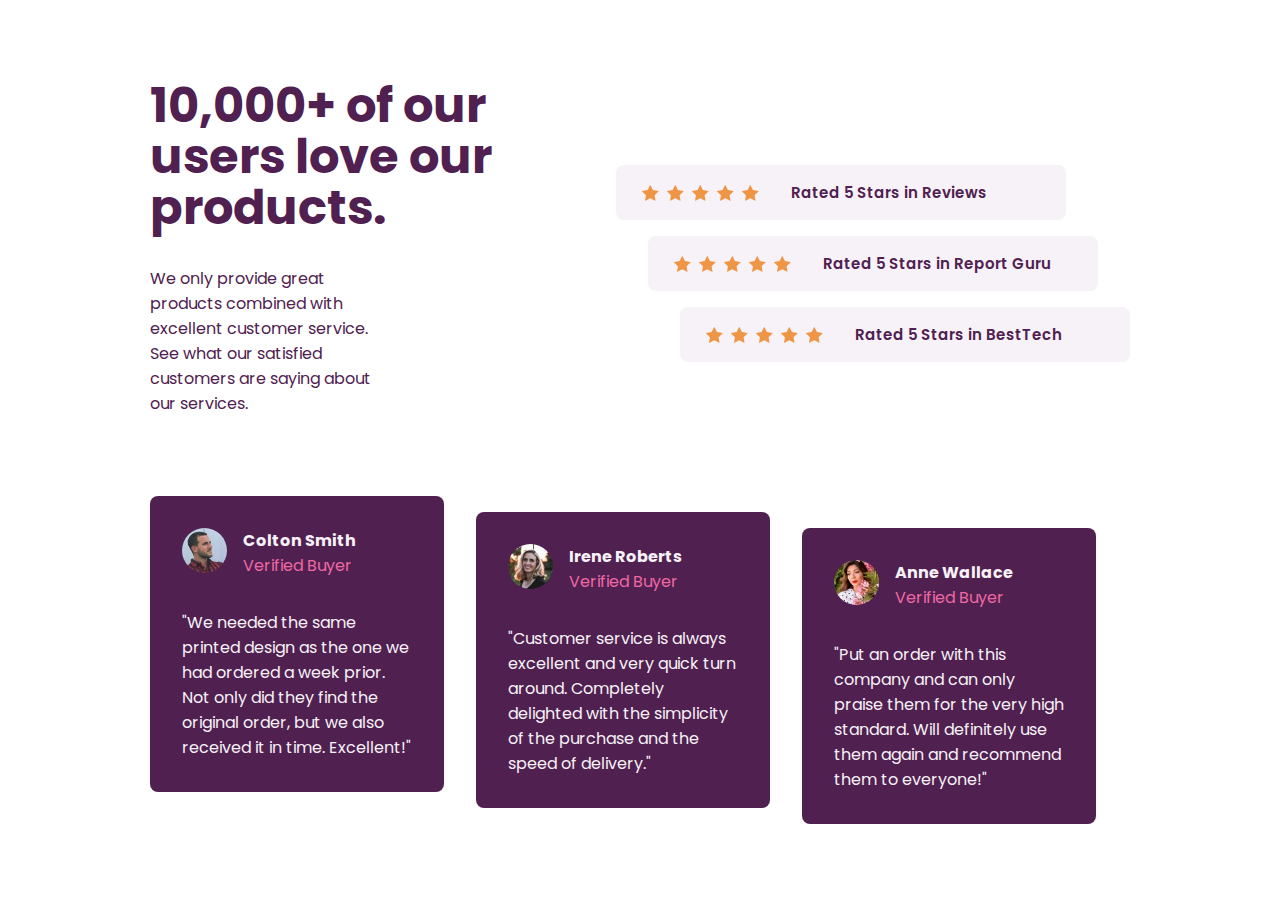
<file: social-proof-section/index.html>
<!DOCTYPE html>
<html lang="en">
  <head>
    <meta charset="UTF-8" />
    <meta name="viewport" content="width=device-width, initial-scale=1.0" />
    <link rel="stylesheet" href="styles.css">    

    <link
      rel="icon"
      type="image/png"
      sizes="32x32"
      href="./images/favicon-32x32.png"
    />

    <title>Frontend Mentor | Social proof section</title>

    <!-- Feel free to remove these styles or customise in your own stylesheet 👍 -->
  </head>
  <body>
    <div class="container">
      <!-- <img class="top-svg" src="images/bg-pattern-top-desktop.svg" alt=""> -->

      <div class="text">
        <h1>10,000+ of our <br>users love our <br>products.</h1>
        <p>We only provide great products combined with excellent customer service. See what our satisfied customers are saying about our services.</p>      
      </div>
      <div class="ratings-wrapper">
        <div class="ratings-box">
          <div class="ratings">
            <img src="images/icon-star.svg" alt="">
            <img src="images/icon-star.svg" alt="">
            <img src="images/icon-star.svg" alt="">
            <img src="images/icon-star.svg" alt="">
            <img src="images/icon-star.svg" alt="">
          </div>
          <h3>Rated 5 Stars in Reviews</h3>
        </div>
        <div class="ratings-box">
          <div class="ratings">
            <img src="images/icon-star.svg" alt="">
            <img src="images/icon-star.svg" alt="">
            <img src="images/icon-star.svg" alt="">
            <img src="images/icon-star.svg" alt="">
            <img src="images/icon-star.svg" alt="">
          </div>
          <h3>Rated 5 Stars in Report Guru</h3>
        </div>
        <div class="ratings-box">
          <div class="ratings">
            <img src="images/icon-star.svg" alt="">
            <img src="images/icon-star.svg" alt="">
            <img src="images/icon-star.svg" alt="">
            <img src="images/icon-star.svg" alt="">
            <img src="images/icon-star.svg" alt="">
          </div>
          <h3>Rated 5 Stars in BestTech</h3>
        </div>
      </div>
      <div class="card-wrapper">
        <div class="card">
          <div class="card-header">
            <img src="images/image-colton.jpg" width="45px" height="45px">
            <h2>Colton Smith <br><span>Verified Buyer</span></h2>
          </div>
          <div class="card-body">
            <p> "We needed the same printed design as the one we had ordered a week prior. Not only did they find the original order, but we also received it in time. Excellent!"</p>
          </div>
        </div>
        <div class="card">
          <div class="card-header">
            <img src="images/image-irene.jpg" width="45px" height="45px">
            <h2>Irene Roberts <br><span>Verified Buyer</span></h2>
          </div>
          <div class="card-body">
            <p> "Customer service is always excellent and very quick turn around. Completely delighted with the simplicity of the purchase and the speed of delivery."</p>
          </div>
        </div>
        <div class="card">
          <div class="card-header">
            <img src="images/image-anne.jpg" width="45px" height="45px">
            <h2>Anne Wallace<br><span>Verified Buyer</span></h2>
          </div>
          <div class="card-body">
            <p> "Put an order with this company and can only praise them for the very high standard. Will definitely use them again and recommend them to everyone!"</p>
          </div>
        </div>
      </div>
      <!-- <img class="bottom-svg" src="images/bg-pattern-bottom-desktop.svg" alt=""> -->
    </div>    
  </body>
</html>
</file>
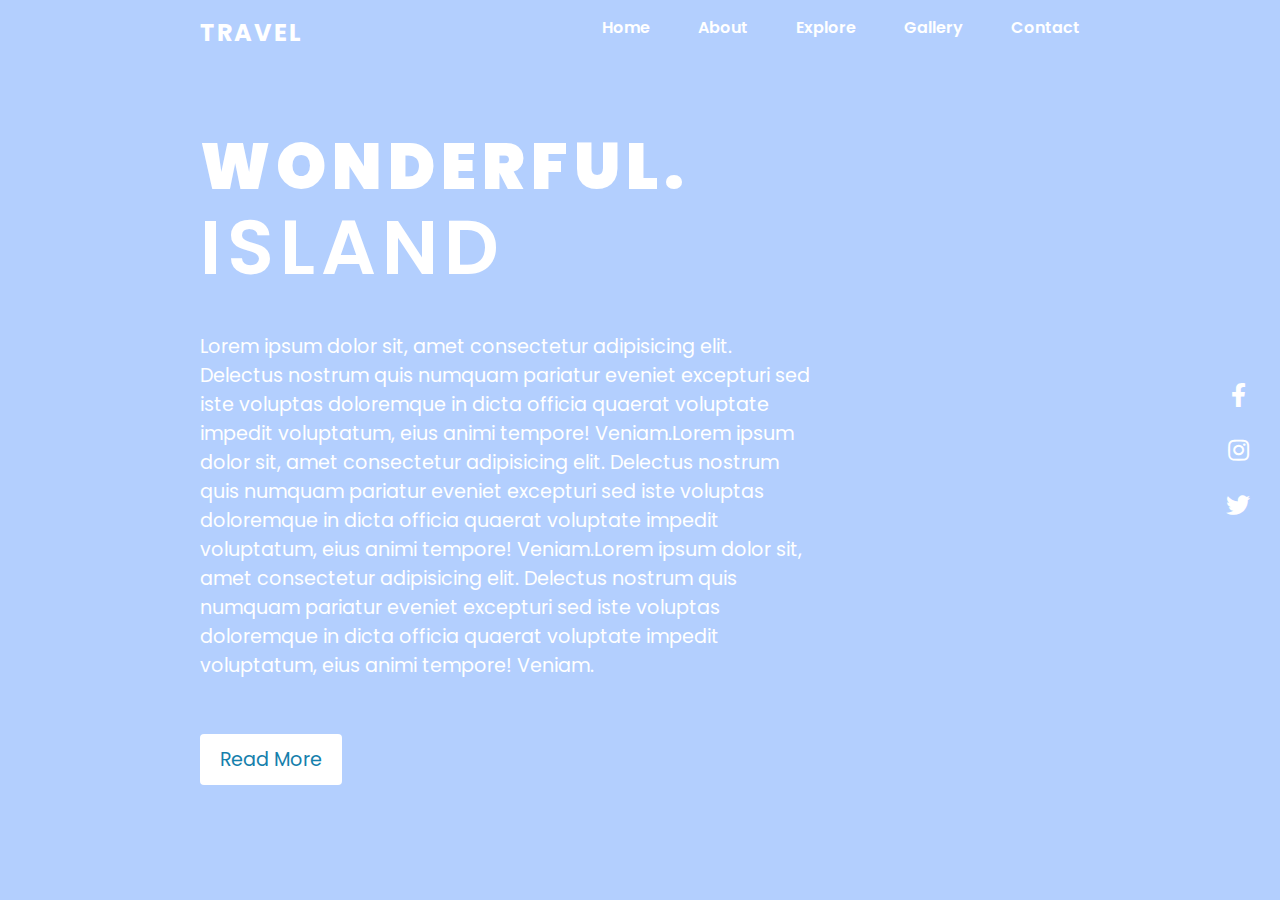
<file: travel/index.html>
<!DOCTYPE html>
<html lang="en">
<head>
	<meta charset="UTF-8">
	<meta name="viewport" content="width=device-width, initial-scale=1.0">
	<title>Site1</title>
	<link rel="stylesheet" href="styles.css">
	<link rel="stylesheet" href="https://cdnjs.cloudflare.com/ajax/libs/font-awesome/5.14.0/css/all.min.css">
</head>
<body>
	<header>
		<div class="navbar">
			<a href="#" class="brand">Travel</a>
			<div class="navbar-items">
				<a href="#">Home</a>
				<a href="#">About</a>
				<a href="#">Explore</a>
				<a href="#">Gallery</a>
				<a href="#">Contact</a>
			</div>	
		</div>
	</header>
	<section class="body">
		<video src="https://www.pexels.com/video/3094026/download/?h=1080&w=1920" autoplay loop muted></video>
		<div class="content">
			<h1>Wonderful.<br><span>Island</span></h1>
			<p>Lorem ipsum dolor sit, amet consectetur adipisicing elit. Delectus nostrum quis numquam pariatur eveniet excepturi sed iste voluptas doloremque in dicta officia quaerat voluptate impedit voluptatum, eius animi tempore! Veniam.Lorem ipsum dolor sit, amet consectetur adipisicing elit. Delectus nostrum quis numquam pariatur eveniet excepturi sed iste voluptas doloremque in dicta officia quaerat voluptate impedit voluptatum, eius animi tempore! Veniam.Lorem ipsum dolor sit, amet consectetur adipisicing elit. Delectus nostrum quis numquam pariatur eveniet excepturi sed iste voluptas doloremque in dicta officia quaerat voluptate impedit voluptatum, eius animi tempore! Veniam.</p>
			<a href="#">Read More</a>
		</div>
		<div class="media-icons">
	       <a href="#"><i class="fab fa-facebook-f"></i></a>
	       <a href="#"><i class="fab fa-instagram"></i></a>
	       <a href="#"><i class="fab fa-twitter"></i></a>
		</div>
	</section>
</body>
</html>
</file>
<file: social-proof-section/styles.css>
@import url('https://fonts.googleapis.com/css2?family=Poppins:wght@400;500;700;800;900&display=swap');

* {
	padding: 0;
	margin: 0;
	box-sizing: border-box;
	font-family: "Poppins";
}
.container {
	display: flex;
	height: 100vh;
	align-items: center;
	padding: 80px 150px;
	background-color: hsl(0, 0%, 100%);
	flex-wrap: wrap;
}

.container .top-svg {
	position: absolute;
	top: 0;
	left: 0;
}

.container .bottom-svg {
	position: absolute;
	bottom: 0;
	right: 0;	
}
.container .text {
	flex: 1;
	display: flex;
	flex-direction: column;
	gap: 2rem;
	color: hsl(300, 43%, 22%);
}

.container .text h1 {
	font-size: 3rem;
	line-height: 3.2rem;
}

.container .text p{
	padding-right: 15rem;
}
.container .ratings-wrapper {
	padding-top: 2rem;
	flex: 1;
	display: flex;
	flex-direction: column;
	gap: 1rem;
	align-items: flex-end;
}

.container .ratings-wrapper .ratings-box {
	display: flex;
	background-color: hsl(300, 24%, 96%);
	padding: 1rem 1.6rem;
	max-width: 450px;
	width: 100%;
	border-radius: 8px;
	align-items: center;
	gap: 2rem;
}

.container .ratings-wrapper .ratings-box:nth-child(2) {
	margin-right: 2rem;
}

.container .ratings-wrapper .ratings-box:nth-child(1) {
	margin-right: 4rem;
}

.container .ratings-wrapper .ratings-box .ratings{
	display: flex;
	gap: .5rem;
}
.container .ratings-wrapper .ratings-box .star {
	height: 2rem;
	width: 2rem;
}

.container .ratings-wrapper .ratings-box h3 {
	color: hsl(300, 43%, 22%);
	font-size: 15px;
	font-weight: 600;
}

.container .card-wrapper {
	display: flex;
	width: 100%;
	margin-top: 5rem;
	gap: 2rem;
	align-items: flex-end;
	/*justify-content: center;*/
}

.container .card-wrapper .card {
	display: flex;
	flex-basis: 30%;
	flex-direction: column;
	padding: 2rem;
	background-color: hsl(300, 43%, 22%);
	border-radius: 8px;
	color: hsl(300, 24%, 96%);
	gap: 2rem;
}

.container .card-wrapper .card:nth-child(2) {
	margin-bottom: 1rem;
}

.container .card-wrapper .card:nth-child(1) {
	margin-bottom: 2rem;
}

.container .card-wrapper .card .card-header {
	display: flex;
	font-size: 1rem;
	gap: 1rem;
}

.container .card-wrapper .card .card-header h2 {
	font-size: 1rem;
}

.container .card-wrapper .card .card-header span {
	font-size: 1rem;
	color: hsl(333, 80%, 67%);
	font-weight: 400;
}

.container .card-wrapper .card .card-header img {
	border-radius: 100%;
}


/* Responsive Styles */

@media (min-width: 320px) and (max-width: 812px) {
	.container {
		display: flex;
		height: 100%;
		align-items: center;
		padding: 3rem 1.5rem;
		background-color: hsl(0, 0%, 100%);
		flex-wrap: wrap;
		flex-direction: column;
	}

	.container .text {
		flex: 0;
	}

	.container .text h1 {
		font-size: 2rem;
		line-height: 2rem;
		text-align: center;
	}

	.container .text p {
		font-size: 1rem;
		/*line-height: 2rem;*/
		text-align: center;
		width: 100%;
		padding-right: 0px;
	}

	.container .ratings-wrapper {
		flex: 0;
	}

	.container .ratings-wrapper .ratings-box {
		display: flex;
		background-color: hsl(300, 24%, 96%);
		padding: 1rem 1.6rem;
		max-width: 450px;
		width: 100%;
		border-radius: 8px;
		align-items: center;
		gap: .5rem;
		flex-direction: column;
	}

	.container .ratings-wrapper .ratings-box:nth-child(2) {
		margin-right: 0rem;
	}

	.container .ratings-wrapper .ratings-box:nth-child(1) {
		margin-right: 0rem;
	}

	.container .card-wrapper {
		display: flex;
		width: 100%;
		/*margin-top: 5rem;*/
		gap: 2rem;
		/*align-items: flex-end;*/
		/*justify-content: center;*/
		flex-direction: column;
	}

	.container .card-wrapper .card {
		display: flex;
		flex-basis: 30%;
		flex-direction: column;
		padding: 2rem;
		background-color: hsl(300, 43%, 22%);
		border-radius: 8px;
		color: hsl(300, 24%, 96%);
		gap: 2rem;
	}

	.container .card-wrapper .card:nth-child(2) {
		margin-bottom: 0;
	}

	.container .card-wrapper .card:nth-child(1) {
		margin-bottom: 0;
	}


}
</file>
<file: travel/styles.css>
@import url('https://fonts.googleapis.com/css2?family=Poppins:wght@400;500;700;800;900&display=swap');

* {
	padding: 0;
	margin: 0;
	box-sizing: border-box;
	font-family: "Poppins", sans-serif;
}

header {
	z-index: 999;
	position: absolute;
	display: flex;
	width: 100%;
	justify-content: center;
	padding: 15px 200px;
	align-items: center;
	/*transition: 0.5s ease;*/
}

header .navbar {
	display: flex;
	width: 100%;
	justify-content: space-between;
}

header .navbar .brand {
	color: #fff;
	text-decoration: none;
	text-transform: uppercase;
	letter-spacing: 2px;
	font-size: 1.5em;
	font-weight: 700;
}

header .navbar .navbar-items {
	display: flex;
	gap: 3rem;
}

header .navbar .navbar-items > a {
	position: relative;
	font-size: 1em;
	text-decoration: none;
	color: #fff;
	font-weight: 600;
	transition: 0.3s ease;
}

header .navbar .navbar-items a:before {
	content: "";
	position: absolute;
	bottom: 0;
	left: 0;
	width: 0;
	height: 3px;
	background-color: #fff;
	transition: 0.3s ease;
}

header .navbar .navbar-items a:hover:before {
	width: 100%;
}

section {
	padding: 100px 200px;
}

.body {
	position: relative;
	width: 100%;
	min-height: 100vh;
	display: flex;
	flex-direction: column;
	justify-content: center;
	background: rgba(3, 96, 251, .3);
}

.body video {
	z-index: -1;
	position: absolute;
	top: 0;
	left: 0;
	width: 100%;
	height: 100%;
	object-fit: cover;
}

section .content {
	color: #fff;
	width: 70%;
	/*margin-top: 50px;*/

}

section .content h1 {
	font-size: 4em;
	font-weight: 900;
	text-transform: uppercase;
	letter-spacing: 6px;
	line-height: 80px;
	margin-bottom: 40px;
}

section .content h1 span {
	font-size: 1.2em;
	font-weight: 600;
	font-family: "Poppins";
}

section .content p {
	margin-bottom: 65px;
	font-size: 1.2em;
}

section .content a {
	padding: 12px 20px;
	background-color: #fff;
	text-decoration: none;
	border-radius: 4px;
	color: #1680AC;
	font-size: 1.2em;
}

section .content a:hover {
	background-color: rgba(255, 255, 255, .8);
}


section .media-icons {
	position: absolute;
	right: 30px;
	display: flex;
	flex-direction: column;
	gap: 20px;
	align-items: center;
	transition: 0.5s ease;
}

section .media-icons > a {
	color: #fff;
	font-size: 1.5em;
	transition: 0.3 ease;
}

section .media-icons > a:hover {
	transform: scale(1.3);
}
</file>
